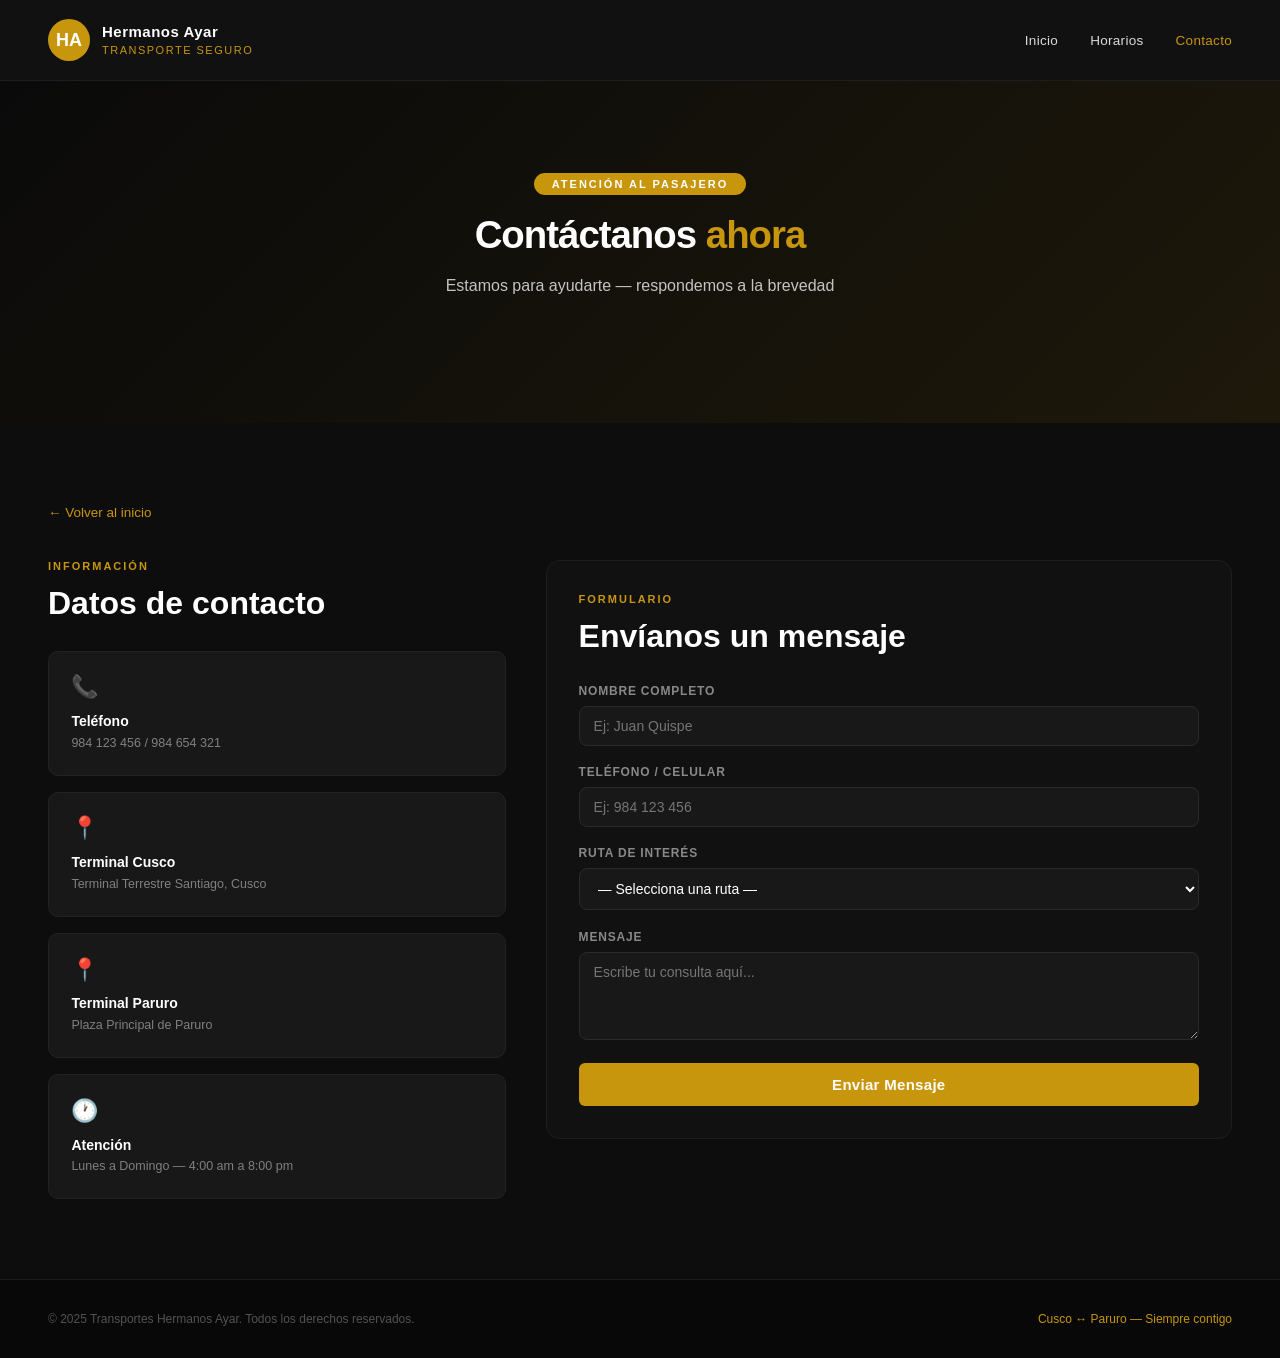
<file: contacto.html>
<!DOCTYPE html>
<html lang="es">
<head>
  <meta charset="UTF-8" />
  <meta name="viewport" content="width=device-width, initial-scale=1.0" />
  <title>Contacto — Hermanos Ayar</title>
  <link rel="stylesheet" href="style.css" />
</head>
<body>

  <!-- NAVEGACIÓN -->
  <nav class="ha-nav" style="position:relative; background:#111; border-bottom:1px solid #1e1e1e;">
    <div class="ha-logo">
      <div class="ha-logo-icon">HA</div>
      <div class="ha-logo-text">
        <strong>Hermanos Ayar</strong>
        <span>Transporte Seguro</span>
      </div>
    </div>
    <div class="ha-nav-links">
      <a href="index.html">Inicio</a>
      <a href="horarios.html">Horarios</a>
      <a href="contacto.html" style="color:#C8960C;">Contacto</a>
    </div>
  </nav>

  <!-- HERO -->
  <section class="ha-hero" style="height:38vh; min-height:260px;">
    <div class="ha-hero-bg" style="background-image:url('https://images.unsplash.com/photo-1586635254416-2eb5c1b50247?w=1600&q=80');"></div>
    <div class="ha-hero-overlay"></div>
    <div class="ha-hero-content">
      <div class="ha-badge">Atención al Pasajero</div>
      <h1 class="ha-hero-title" style="font-size:2.4rem;">
        Contáctanos <span>ahora</span>
      </h1>
      <p class="ha-hero-sub" style="font-size:1rem;">
        Estamos para ayudarte — respondemos a la brevedad
      </p>
    </div>
  </section>

  <!-- CONTENIDO -->
  <div class="ha-destinos">
    <div class="ha-destinos-inner">

      <a href="index.html" style="display:inline-flex;align-items:center;gap:8px;color:#C8960C;
         text-decoration:none;font-size:13.5px;font-weight:500;margin-bottom:2.5rem;
         transition:gap 0.2s;" onmouseover="this.style.gap='14px'" onmouseout="this.style.gap='8px'">
        ← Volver al inicio
      </a>

      <div style="display:grid;grid-template-columns:1fr 1.5fr;gap:2.5rem;align-items:start;">

        <!-- INFO -->
        <div>
          <div class="ha-section-tag">Información</div>
          <div class="ha-section-title" style="margin-bottom:1.8rem;">Datos de contacto</div>

          <div class="ha-grid" style="grid-template-columns:1fr;gap:1rem;">
            <div class="ha-serv-card">
              <div class="ha-serv-icon">📞</div>
              <div class="ha-serv-title">Teléfono</div>
              <div class="ha-serv-desc">984 123 456 / 984 654 321</div>
            </div>
            <div class="ha-serv-card">
              <div class="ha-serv-icon">📍</div>
              <div class="ha-serv-title">Terminal Cusco</div>
              <div class="ha-serv-desc">Terminal Terrestre Santiago, Cusco</div>
            </div>
            <div class="ha-serv-card">
              <div class="ha-serv-icon">📍</div>
              <div class="ha-serv-title">Terminal Paruro</div>
              <div class="ha-serv-desc">Plaza Principal de Paruro</div>
            </div>
            <div class="ha-serv-card">
              <div class="ha-serv-icon">🕐</div>
              <div class="ha-serv-title">Atención</div>
              <div class="ha-serv-desc">Lunes a Domingo — 4:00 am a 8:00 pm</div>
            </div>
          </div>
        </div>

        <!-- FORMULARIO -->
        <div style="background:#111;border:1px solid #1e1e1e;border-radius:14px;padding:2rem;">
          <div class="ha-section-tag">Formulario</div>
          <div class="ha-section-title" style="margin-bottom:1.8rem;">Envíanos un mensaje</div>

          <!-- Nombre -->
          <div style="margin-bottom:1.2rem;" id="campo-nombre">
            <label style="display:block;font-size:12px;font-weight:600;color:rgba(255,255,255,0.5);
                          letter-spacing:0.8px;text-transform:uppercase;margin-bottom:0.5rem;">
              Nombre completo
            </label>
            <input id="nombre" type="text" placeholder="Ej: Juan Quispe"
              style="width:100%;padding:11px 14px;background:#181818;border:1px solid #2a2a2a;
                     border-radius:8px;color:#fff;font-size:14px;outline:none;
                     transition:border-color 0.2s;font-family:inherit;"
              onfocus="this.style.borderColor='#C8960C'" onblur="this.style.borderColor='#2a2a2a'" />
            <div id="err-nombre" style="display:none;font-size:11.5px;color:#e05252;margin-top:4px;">
              Por favor ingresa tu nombre.
            </div>
          </div>

          <!-- Teléfono -->
          <div style="margin-bottom:1.2rem;" id="campo-telefono">
            <label style="display:block;font-size:12px;font-weight:600;color:rgba(255,255,255,0.5);
                          letter-spacing:0.8px;text-transform:uppercase;margin-bottom:0.5rem;">
              Teléfono / Celular
            </label>
            <input id="telefono" type="tel" placeholder="Ej: 984 123 456"
              style="width:100%;padding:11px 14px;background:#181818;border:1px solid #2a2a2a;
                     border-radius:8px;color:#fff;font-size:14px;outline:none;
                     transition:border-color 0.2s;font-family:inherit;"
              onfocus="this.style.borderColor='#C8960C'" onblur="this.style.borderColor='#2a2a2a'" />
            <div id="err-telefono" style="display:none;font-size:11.5px;color:#e05252;margin-top:4px;">
              Por favor ingresa un número válido (mínimo 7 dígitos).
            </div>
          </div>

          <!-- Ruta -->
          <div style="margin-bottom:1.2rem;">
            <label style="display:block;font-size:12px;font-weight:600;color:rgba(255,255,255,0.5);
                          letter-spacing:0.8px;text-transform:uppercase;margin-bottom:0.5rem;">
              Ruta de interés
            </label>
            <select id="ruta"
              style="width:100%;padding:11px 14px;background:#181818;border:1px solid #2a2a2a;
                     border-radius:8px;color:#fff;font-size:14px;outline:none;
                     transition:border-color 0.2s;font-family:inherit;cursor:pointer;"
              onfocus="this.style.borderColor='#C8960C'" onblur="this.style.borderColor='#2a2a2a'">
              <option value="">— Selecciona una ruta —</option>
              <option value="cusco-paruro">Cusco → Paruro</option>
              <option value="paruro-cusco">Paruro → Cusco</option>
              <option value="ambas">Ambas rutas</option>
            </select>
            <div id="err-ruta" style="display:none;font-size:11.5px;color:#e05252;margin-top:4px;">
              Por favor selecciona una ruta.
            </div>
          </div>

          <!-- Mensaje -->
          <div style="margin-bottom:1.2rem;">
            <label style="display:block;font-size:12px;font-weight:600;color:rgba(255,255,255,0.5);
                          letter-spacing:0.8px;text-transform:uppercase;margin-bottom:0.5rem;">
              Mensaje
            </label>
            <textarea id="mensaje" placeholder="Escribe tu consulta aquí..." rows="4"
              style="width:100%;padding:11px 14px;background:#181818;border:1px solid #2a2a2a;
                     border-radius:8px;color:#fff;font-size:14px;outline:none;resize:vertical;
                     transition:border-color 0.2s;font-family:inherit;"
              onfocus="this.style.borderColor='#C8960C'" onblur="this.style.borderColor='#2a2a2a'"></textarea>
            <div id="err-mensaje" style="display:none;font-size:11.5px;color:#e05252;margin-top:4px;">
              Por favor escribe tu mensaje.
            </div>
          </div>

          <button class="ha-btn-primary" style="width:100%;padding:13px;font-size:15px;"
            onclick="enviarFormulario()">
            Enviar Mensaje
          </button>

          <!-- Mensaje de éxito -->
          <div id="exito" style="display:none;margin-top:1rem;padding:1rem 1.4rem;
               background:rgba(200,150,12,0.1);border:1px solid rgba(200,150,12,0.4);
               border-radius:10px;text-align:center;color:#C8960C;font-size:14px;font-weight:500;">
            ✅ ¡Mensaje enviado! Nos comunicaremos contigo pronto.
          </div>
        </div>

      </div>
    </div>
  </div>

  <!-- FOOTER -->
  <footer class="ha-footer">
    <div class="ha-footer-copy">© 2025 Transportes Hermanos Ayar. Todos los derechos reservados.</div>
    <div class="ha-footer-ruta">Cusco ↔ Paruro — Siempre contigo</div>
  </footer>

  <script>
    function mostrarError(id, mostrar) {
      document.getElementById(id).style.display = mostrar ? 'block' : 'none';
    }

    function enviarFormulario() {
      var valido = true;

      // Validar nombre
      var nombre = document.getElementById('nombre').value.trim();
      if (nombre.length < 2) {
        mostrarError('err-nombre', true);
        valido = false;
      } else {
        mostrarError('err-nombre', false);
      }

      // Validar teléfono
      var tel = document.getElementById('telefono').value.replace(/\s/g, '');
      if (!/^\d{7,12}$/.test(tel)) {
        mostrarError('err-telefono', true);
        valido = false;
      } else {
        mostrarError('err-telefono', false);
      }

      // Validar ruta
      var ruta = document.getElementById('ruta').value;
      if (!ruta) {
        mostrarError('err-ruta', true);
        valido = false;
      } else {
        mostrarError('err-ruta', false);
      }

      // Validar mensaje
      var msg = document.getElementById('mensaje').value.trim();
      if (msg.length < 5) {
        mostrarError('err-mensaje', true);
        valido = false;
      } else {
        mostrarError('err-mensaje', false);
      }

      if (valido) {
        // Limpiar campos
        document.getElementById('nombre').value   = '';
        document.getElementById('telefono').value = '';
        document.getElementById('ruta').value     = '';
        document.getElementById('mensaje').value  = '';

        // Mostrar éxito
        var exito = document.getElementById('exito');
        exito.style.display = 'block';
        setTimeout(function() { exito.style.display = 'none'; }, 5000);
      }
    }

    // Quitar error al escribir
    ['nombre','telefono','ruta','mensaje'].forEach(function(id) {
      document.getElementById(id).addEventListener('input', function() {
        mostrarError('err-' + id, false);
      });
    });
  </script>

</body>
</html>
</file>
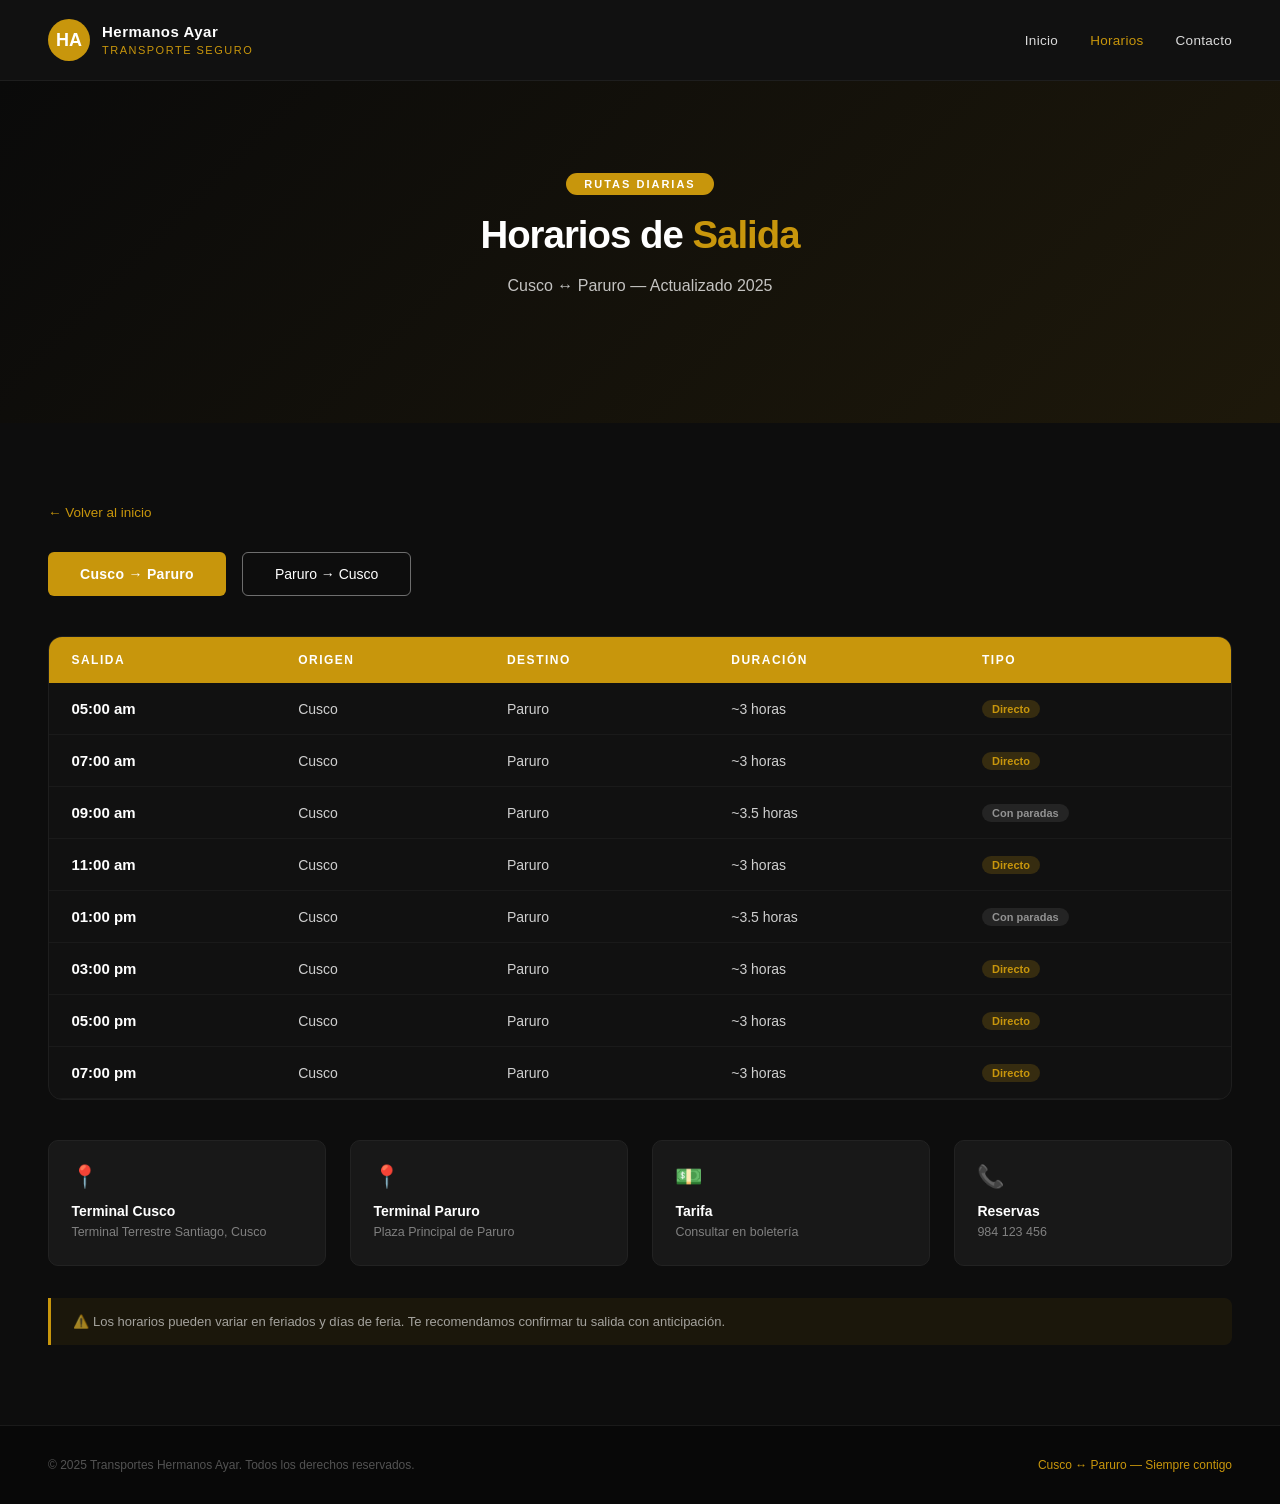
<file: horarios.html>
<!DOCTYPE html>
<html lang="es">
<head>
  <meta charset="UTF-8" />
  <meta name="viewport" content="width=device-width, initial-scale=1.0" />
  <title>Horarios — Hermanos Ayar</title>
  <link rel="stylesheet" href="style.css" />
</head>
<body>

  <!-- NAVEGACIÓN -->
  <nav class="ha-nav" style="position:relative; background:#111; border-bottom:1px solid #1e1e1e;">
    <div class="ha-logo">
      <div class="ha-logo-icon">HA</div>
      <div class="ha-logo-text">
        <strong>Hermanos Ayar</strong>
        <span>Transporte Seguro</span>
      </div>
    </div>
    <div class="ha-nav-links">
      <a href="index.html">Inicio</a>
      <a href="horarios.html" style="color:#C8960C;">Horarios</a>
      <a href="contacto.html">Contacto</a>
    </div>
  </nav>

  <!-- HERO -->
  <section class="ha-hero" style="height:38vh; min-height:260px;">
    <div class="ha-hero-bg" style="background-image:url('https://images.unsplash.com/photo-1531065208531-4036c6bea3de?w=1600&q=80');"></div>
    <div class="ha-hero-overlay"></div>
    <div class="ha-hero-content">
      <div class="ha-badge">Rutas Diarias</div>
      <h1 class="ha-hero-title" style="font-size:2.4rem;">
        Horarios de <span>Salida</span>
      </h1>
      <p class="ha-hero-sub" style="font-size:1rem;">
        Cusco ↔ Paruro — Actualizado 2025
      </p>
    </div>
  </section>

  <!-- CONTENIDO -->
  <div class="ha-destinos">
    <div class="ha-destinos-inner">

      <a href="index.html" style="display:inline-flex;align-items:center;gap:8px;color:#C8960C;
         text-decoration:none;font-size:13.5px;font-weight:500;margin-bottom:2rem;
         transition:gap 0.2s;" onmouseover="this.style.gap='14px'" onmouseout="this.style.gap='8px'">
        ← Volver al inicio
      </a>

      <!-- FILTRO -->
      <div style="display:flex;gap:1rem;margin-bottom:2.5rem;flex-wrap:wrap;">
        <button class="ha-btn-primary" id="btn-cp" onclick="filtrar('cusco-paruro')">
          Cusco → Paruro
        </button>
        <button class="ha-btn-outline" id="btn-pc" onclick="filtrar('paruro-cusco')">
          Paruro → Cusco
        </button>
      </div>

      <!-- TABLA CUSCO → PARURO -->
      <div id="tabla-cusco-paruro" style="background:#111;border-radius:14px;
           overflow:hidden;border:1px solid #1e1e1e;">
        <table style="width:100%;border-collapse:collapse;">
          <thead style="background:#C8960C;">
            <tr>
              <th style="padding:1rem 1.4rem;text-align:left;font-size:12px;font-weight:700;
                         letter-spacing:1.5px;text-transform:uppercase;color:#fff;">Salida</th>
              <th style="padding:1rem 1.4rem;text-align:left;font-size:12px;font-weight:700;
                         letter-spacing:1.5px;text-transform:uppercase;color:#fff;">Origen</th>
              <th style="padding:1rem 1.4rem;text-align:left;font-size:12px;font-weight:700;
                         letter-spacing:1.5px;text-transform:uppercase;color:#fff;">Destino</th>
              <th style="padding:1rem 1.4rem;text-align:left;font-size:12px;font-weight:700;
                         letter-spacing:1.5px;text-transform:uppercase;color:#fff;">Duración</th>
              <th style="padding:1rem 1.4rem;text-align:left;font-size:12px;font-weight:700;
                         letter-spacing:1.5px;text-transform:uppercase;color:#fff;">Tipo</th>
            </tr>
          </thead>
          <tbody id="body-cp"></tbody>
        </table>
      </div>

      <!-- TABLA PARURO → CUSCO -->
      <div id="tabla-paruro-cusco" style="display:none;background:#111;border-radius:14px;
           overflow:hidden;border:1px solid #1e1e1e;">
        <table style="width:100%;border-collapse:collapse;">
          <thead style="background:#C8960C;">
            <tr>
              <th style="padding:1rem 1.4rem;text-align:left;font-size:12px;font-weight:700;
                         letter-spacing:1.5px;text-transform:uppercase;color:#fff;">Salida</th>
              <th style="padding:1rem 1.4rem;text-align:left;font-size:12px;font-weight:700;
                         letter-spacing:1.5px;text-transform:uppercase;color:#fff;">Origen</th>
              <th style="padding:1rem 1.4rem;text-align:left;font-size:12px;font-weight:700;
                         letter-spacing:1.5px;text-transform:uppercase;color:#fff;">Destino</th>
              <th style="padding:1rem 1.4rem;text-align:left;font-size:12px;font-weight:700;
                         letter-spacing:1.5px;text-transform:uppercase;color:#fff;">Duración</th>
              <th style="padding:1rem 1.4rem;text-align:left;font-size:12px;font-weight:700;
                         letter-spacing:1.5px;text-transform:uppercase;color:#fff;">Tipo</th>
            </tr>
          </thead>
          <tbody id="body-pc"></tbody>
        </table>
      </div>

      <!-- INFO CARDS -->
      <div class="ha-grid" style="margin-top:2.5rem;grid-template-columns:repeat(auto-fit,minmax(180px,1fr));">
        <div class="ha-serv-card">
          <div class="ha-serv-icon">📍</div>
          <div class="ha-serv-title">Terminal Cusco</div>
          <div class="ha-serv-desc">Terminal Terrestre Santiago, Cusco</div>
        </div>
        <div class="ha-serv-card">
          <div class="ha-serv-icon">📍</div>
          <div class="ha-serv-title">Terminal Paruro</div>
          <div class="ha-serv-desc">Plaza Principal de Paruro</div>
        </div>
        <div class="ha-serv-card">
          <div class="ha-serv-icon">💵</div>
          <div class="ha-serv-title">Tarifa</div>
          <div class="ha-serv-desc">Consultar en boletería</div>
        </div>
        <div class="ha-serv-card">
          <div class="ha-serv-icon">📞</div>
          <div class="ha-serv-title">Reservas</div>
          <div class="ha-serv-desc">984 123 456</div>
        </div>
      </div>

      <!-- AVISO -->
      <div style="margin-top:2rem;padding:1rem 1.4rem;
           background:rgba(200,150,12,0.08);border-left:3px solid #C8960C;
           border-radius:0 8px 8px 0;font-size:13px;color:rgba(255,255,255,0.6);">
        ⚠️ Los horarios pueden variar en feriados y días de feria. Te recomendamos confirmar tu salida con anticipación.
      </div>

    </div>
  </div>

  <!-- FOOTER -->
  <footer class="ha-footer">
    <div class="ha-footer-copy">© 2025 Transportes Hermanos Ayar. Todos los derechos reservados.</div>
    <div class="ha-footer-ruta">Cusco ↔ Paruro — Siempre contigo</div>
  </footer>

  <script>
    var horariosCP = [
      { hora:'05:00 am', origen:'Cusco', destino:'Paruro', duracion:'~3 horas',  tipo:'Directo' },
      { hora:'07:00 am', origen:'Cusco', destino:'Paruro', duracion:'~3 horas',  tipo:'Directo' },
      { hora:'09:00 am', origen:'Cusco', destino:'Paruro', duracion:'~3.5 horas',tipo:'Con paradas' },
      { hora:'11:00 am', origen:'Cusco', destino:'Paruro', duracion:'~3 horas',  tipo:'Directo' },
      { hora:'01:00 pm', origen:'Cusco', destino:'Paruro', duracion:'~3.5 horas',tipo:'Con paradas' },
      { hora:'03:00 pm', origen:'Cusco', destino:'Paruro', duracion:'~3 horas',  tipo:'Directo' },
      { hora:'05:00 pm', origen:'Cusco', destino:'Paruro', duracion:'~3 horas',  tipo:'Directo' },
      { hora:'07:00 pm', origen:'Cusco', destino:'Paruro', duracion:'~3 horas',  tipo:'Directo' }
    ];

    var horarioPC = [
      { hora:'04:00 am', origen:'Paruro', destino:'Cusco', duracion:'~3 horas',  tipo:'Directo' },
      { hora:'06:00 am', origen:'Paruro', destino:'Cusco', duracion:'~3 horas',  tipo:'Directo' },
      { hora:'08:00 am', origen:'Paruro', destino:'Cusco', duracion:'~3.5 horas',tipo:'Con paradas' },
      { hora:'10:00 am', origen:'Paruro', destino:'Cusco', duracion:'~3 horas',  tipo:'Directo' },
      { hora:'12:00 pm', origen:'Paruro', destino:'Cusco', duracion:'~3.5 horas',tipo:'Con paradas' },
      { hora:'02:00 pm', origen:'Paruro', destino:'Cusco', duracion:'~3 horas',  tipo:'Directo' },
      { hora:'04:00 pm', origen:'Paruro', destino:'Cusco', duracion:'~3 horas',  tipo:'Directo' },
      { hora:'06:00 pm', origen:'Paruro', destino:'Cusco', duracion:'~3 horas',  tipo:'Directo' }
    ];

    // Calcular próxima salida según hora actual
    function getMinutos(horaStr) {
      var m = horaStr.match(/(\d+):(\d+)\s*(am|pm)/i);
      if (!m) return -1;
      var h = parseInt(m[1]), min = parseInt(m[2]), p = m[3].toLowerCase();
      if (p === 'pm' && h !== 12) h += 12;
      if (p === 'am' && h === 12) h = 0;
      return h * 60 + min;
    }

    function proximaFila(lista) {
      var ahora = new Date();
      var actual = ahora.getHours() * 60 + ahora.getMinutes();
      var idx = -1, menor = Infinity;
      lista.forEach(function(item, i) {
        var diff = getMinutos(item.hora) - actual;
        if (diff >= 0 && diff < menor) { menor = diff; idx = i; }
      });
      return idx;
    }

    function renderTabla(bodyId, lista) {
      var proxima = proximaFila(lista);
      var html = '';
      lista.forEach(function(item, i) {
        var esProxima = i === proxima;
        var bg = esProxima ? 'background:rgba(200,150,12,0.15);border-left:3px solid #C8960C;' : '';
        var badgeStyle = item.tipo === 'Directo'
          ? 'background:rgba(200,150,12,0.2);color:#C8960C;'
          : 'background:rgba(255,255,255,0.08);color:rgba(255,255,255,0.5);';
        var proximaTag = esProxima
          ? '<span style="font-size:10px;color:#C8960C;font-weight:700;margin-left:6px;">← Próxima</span>'
          : '';
        html += '<tr style="border-bottom:1px solid #1a1a1a;' + bg + '">'
          + '<td style="padding:1rem 1.4rem;font-size:15px;font-weight:600;color:#fff;">'
          + item.hora + proximaTag + '</td>'
          + '<td style="padding:1rem 1.4rem;font-size:14px;color:rgba(255,255,255,0.8);">' + item.origen + '</td>'
          + '<td style="padding:1rem 1.4rem;font-size:14px;color:rgba(255,255,255,0.8);">' + item.destino + '</td>'
          + '<td style="padding:1rem 1.4rem;font-size:14px;color:rgba(255,255,255,0.8);">' + item.duracion + '</td>'
          + '<td style="padding:1rem 1.4rem;"><span style="display:inline-block;padding:3px 10px;'
          + 'border-radius:10px;font-size:11px;font-weight:600;' + badgeStyle + '">'
          + item.tipo + '</span></td>'
          + '</tr>';
      });
      document.getElementById(bodyId).innerHTML = html;
    }

    function filtrar(ruta) {
      document.getElementById('tabla-cusco-paruro').style.display = 'none';
      document.getElementById('tabla-paruro-cusco').style.display = 'none';
      document.getElementById('tabla-' + ruta).style.display = 'block';

      // Intercambiar estilos de botones
      if (ruta === 'cusco-paruro') {
        document.getElementById('btn-cp').className = 'ha-btn-primary';
        document.getElementById('btn-pc').className = 'ha-btn-outline';
      } else {
        document.getElementById('btn-pc').className = 'ha-btn-primary';
        document.getElementById('btn-cp').className = 'ha-btn-outline';
      }
    }

    // Renderizar al cargar
    renderTabla('body-cp', horariosCP);
    renderTabla('body-pc', horarioPC);
  </script>

</body>
</html>
</file>
<file: style.css>
* {
    margin: 0;
    padding: 0;
    box-sizing: border-box;
}

body {
    font-family: 'Segoe UI', Arial, sans-serif;
    background: #0a0a0a;
    color: #fff;
    overflow-x: hidden;
}

/* ── NAVEGACIÓN ── */
.ha-nav {
    position: absolute;
    top: 0;
    left: 0;
    right: 0;
    z-index: 100;
    display: flex;
    align-items: center;
    justify-content: space-between;
    padding: 1.2rem 3rem;
    background: linear-gradient(to bottom, rgba(0, 0, 0, 0.75) 0%, transparent 100%);
}

.ha-logo {
    display: flex;
    align-items: center;
    gap: 12px;
}

.ha-logo-icon {
    width: 42px;
    height: 42px;
    border-radius: 50%;
    background: #C8960C;
    display: flex;
    align-items: center;
    justify-content: center;
    font-size: 18px;
    font-weight: 700;
    color: #fff;
    flex-shrink: 0;
}

.ha-logo-text strong {
    display: block;
    font-size: 15px;
    font-weight: 600;
    color: #fff;
    letter-spacing: 0.5px;
}

.ha-logo-text span {
    font-size: 11px;
    color: #C8960C;
    letter-spacing: 1.5px;
    text-transform: uppercase;
}

.ha-nav-links {
    display: flex;
    gap: 2rem;
}

.ha-nav-links a {
    color: rgba(255, 255, 255, 0.85);
    text-decoration: none;
    font-size: 13.5px;
    font-weight: 400;
    letter-spacing: 0.3px;
    transition: color 0.2s;
}

.ha-nav-links a:hover {
    color: #C8960C;
}

/* ── HERO ── */
.ha-hero {
    position: relative;
    height: 100vh;
    min-height: 600px;
    display: flex;
    align-items: center;
    justify-content: center;
    overflow: hidden;
}

.ha-hero-bg {
    position: absolute;
    inset: 0;
    background: url('https://images.pexels.com/photos/16756520/pexels-photo-16756520/free-photo-of-plaza-de-armas-de-cusco.jpeg') center / cover no-repeat;
    transform: scale(1.05);
    filter: brightness(0.45);
}

.ha-hero-overlay {
    position: absolute;
    inset: 0;
    background: linear-gradient(135deg, rgba(10, 10, 10, 0.6) 0%, rgba(200, 150, 12, 0.1) 100%);
}

.ha-hero-content {
    position: relative;
    z-index: 2;
    text-align: center;
    max-width: 780px;
    padding: 0 2rem;
}

.ha-badge {
    display: inline-block;
    background: #C8960C;
    color: #fff;
    font-size: 11px;
    font-weight: 600;
    letter-spacing: 2px;
    text-transform: uppercase;
    padding: 5px 18px;
    border-radius: 20px;
    margin-bottom: 1.2rem;
}

.ha-hero-title {
    font-size: 3.6rem;
    font-weight: 700;
    line-height: 1.1;
    color: #fff;
    margin-bottom: 1rem;
    letter-spacing: -1px;
}

.ha-hero-title span {
    color: #C8960C;
}

.ha-hero-sub {
    font-size: 1.1rem;
    color: rgba(255, 255, 255, 0.75);
    line-height: 1.7;
    margin-bottom: 2rem;
    font-weight: 400;
}

.ha-ruta {
    display: inline-flex;
    align-items: center;
    gap: 12px;
    background: rgba(255, 255, 255, 0.08);
    border: 1px solid rgba(200, 150, 12, 0.4);
    border-radius: 30px;
    padding: 10px 24px;
    font-size: 14px;
    color: #fff;
    margin-bottom: 2rem;
}

.ha-ruta-dot {
    width: 8px;
    height: 8px;
    border-radius: 50%;
    background: #C8960C;
}

.ha-ruta-line {
    width: 40px;
    height: 1px;
    background: rgba(200, 150, 12, 0.6);
}

.ha-ruta-tiempo {
    font-size: 11px;
    opacity: 0.6;
}

.ha-btns {
    display: flex;
    gap: 1rem;
    justify-content: center;
    flex-wrap: wrap;
}

.ha-btn-primary {
    padding: 13px 32px;
    background: #C8960C;
    color: #fff;
    border: none;
    border-radius: 6px;
    font-size: 14px;
    font-weight: 600;
    cursor: pointer;
    letter-spacing: 0.3px;
    transition: background 0.2s, transform 0.15s;
}

.ha-btn-primary:hover {
    background: #a67a08;
    transform: translateY(-1px);
}

.ha-btn-outline {
    padding: 13px 32px;
    background: transparent;
    color: #fff;
    border: 1px solid rgba(255, 255, 255, 0.4);
    border-radius: 6px;
    font-size: 14px;
    font-weight: 500;
    cursor: pointer;
    transition: border-color 0.2s, background 0.2s;
}

.ha-btn-outline:hover {
    border-color: #C8960C;
    background: rgba(200, 150, 12, 0.1);
}

.ha-scroll-hint {
    position: absolute;
    bottom: 2rem;
    left: 50%;
    transform: translateX(-50%);
    display: flex;
    flex-direction: column;
    align-items: center;
    gap: 6px;
    z-index: 2;
    color: rgba(255, 255, 255, 0.5);
    font-size: 11px;
    letter-spacing: 1px;
    text-transform: uppercase;
}

.ha-scroll-arrow {
    width: 1px;
    height: 28px;
    background: rgba(200, 150, 12, 0.6);
    margin: 0 auto;
    animation: scrollAnim 1.6s ease-in-out infinite;
}

@keyframes scrollAnim {

    0%,
    100% {
        opacity: 0.3;
        transform: scaleY(0.6);
    }

    50% {
        opacity: 1;
        transform: scaleY(1);
    }
}

/* ── ESTADÍSTICAS ── */
.ha-stats {
    background: #111;
    padding: 2.5rem 3rem;
    display: flex;
    justify-content: center;
    gap: 0;
    flex-wrap: wrap;
    border-bottom: 1px solid #1e1e1e;
}

.ha-stat {
    text-align: center;
    padding: 0 3rem;
    position: relative;
}

.ha-stat+.ha-stat::before {
    content: '';
    position: absolute;
    left: 0;
    top: 50%;
    transform: translateY(-50%);
    width: 1px;
    height: 36px;
    background: #2a2a2a;
}

.ha-stat-num {
    font-size: 2rem;
    font-weight: 700;
    color: #C8960C;
    line-height: 1;
}

.ha-stat-label {
    font-size: 12px;
    color: rgba(255, 255, 255, 0.5);
    letter-spacing: 0.5px;
    margin-top: 4px;
}

/* ── DESTINOS ── */
.ha-destinos {
    background: #0d0d0d;
    padding: 5rem 3rem;
}

.ha-destinos-inner {
    max-width: 1200px;
    margin: 0 auto;
}

.ha-destinos-header {
    margin-bottom: 3rem;
}

.ha-section-tag {
    font-size: 11px;
    font-weight: 600;
    color: #C8960C;
    letter-spacing: 2px;
    text-transform: uppercase;
    margin-bottom: 0.8rem;
}

.ha-section-title {
    font-size: 2rem;
    font-weight: 600;
    color: #fff;
    margin-bottom: 0.5rem;
}

.ha-section-sub {
    font-size: 15px;
    color: rgba(255, 255, 255, 0.5);
    line-height: 1.7;
    max-width: 520px;
}

/* ── GRID DE TARJETAS ── */
.ha-grid {
    display: grid;
    grid-template-columns: repeat(auto-fit, minmax(260px, 1fr));
    gap: 1.5rem;
}

.ha-card {
    border-radius: 12px;
    overflow: hidden;
    position: relative;
    cursor: pointer;
    aspect-ratio: 3 / 4;
    background: #1a1a1a;
    transition: transform 0.35s cubic-bezier(0.25, 0.46, 0.45, 0.94),
        box-shadow 0.35s;
}

.ha-card:hover {
    transform: scale(1.04);
    box-shadow: 0 20px 60px rgba(0, 0, 0, 0.6);
    z-index: 10;
}

/* Efecto zoom en imagen al hacer hover */
.ha-card-img {
    position: absolute;
    inset: 0;
    width: 100%;
    height: 100%;
    object-fit: cover;
    transition: transform 0.5s cubic-bezier(0.25, 0.46, 0.45, 0.94),
        filter 0.5s;
    filter: brightness(0.7);
}

.ha-card:hover .ha-card-img {
    transform: scale(1.08);
    filter: brightness(0.85);
}

.ha-card-body {
    position: absolute;
    bottom: 0;
    left: 0;
    right: 0;
    padding: 2rem 1.4rem 1.4rem;
    background: linear-gradient(to top, rgba(0, 0, 0, 0.95) 0%, transparent 100%);
    transition: padding 0.3s;
}

.ha-card:hover .ha-card-body {
    padding-bottom: 1.8rem;
}

.ha-card-tag {
    font-size: 10px;
    font-weight: 700;
    letter-spacing: 2px;
    text-transform: uppercase;
    color: #C8960C;
    margin-bottom: 0.4rem;
}

.ha-card-name {
    font-size: 1.25rem;
    font-weight: 600;
    color: #fff;
    line-height: 1.2;
    margin-bottom: 0.3rem;
}

.ha-card-desc {
    font-size: 12.5px;
    color: rgba(255, 255, 255, 0.65);
    line-height: 1.5;
}

.ha-card-arrow {
    position: absolute;
    top: 1.2rem;
    right: 1.2rem;
    width: 32px;
    height: 32px;
    border-radius: 50%;
    background: rgba(200, 150, 12, 0);
    border: 1px solid rgba(200, 150, 12, 0);
    display: flex;
    align-items: center;
    justify-content: center;
    color: #fff;
    font-size: 14px;
    opacity: 0;
    transition: background 0.3s, border-color 0.3s, opacity 0.3s;
}

.ha-card:hover .ha-card-arrow {
    background: #C8960C;
    border-color: #C8960C;
    opacity: 1;
}

/* Tarjeta destacada (ocupa 2 columnas en pantallas grandes) */
@media (min-width: 800px) {
    .ha-card-featured {
        grid-column: span 2;
        aspect-ratio: 16 / 9;
    }
}

/* ── SERVICIOS ── */
.ha-servicios-wrapper {
    background: #0d0d0d;
    padding: 5rem 0;
}

.ha-servicios {
    max-width: 1200px;
    margin: 0 auto;
    padding: 0 3rem;
    display: flex;
    gap: 2.5rem;
    flex-wrap: wrap;
    align-items: flex-start;
}

.ha-servicios-left {
    flex: 1 1 280px;
}

.ha-servicios-right {
    flex: 2 1 400px;
    display: grid;
    grid-template-columns: 1fr 1fr;
    gap: 1rem;
}

.ha-serv-card {
    background: #181818;
    border: 1px solid #222;
    border-radius: 10px;
    padding: 1.4rem;
    transition: border-color 0.2s, transform 0.2s;
}

.ha-serv-card:hover {
    border-color: rgba(200, 150, 12, 0.5);
    transform: translateY(-3px);
}

.ha-serv-icon {
    font-size: 22px;
    margin-bottom: 0.8rem;
}

.ha-serv-title {
    font-size: 14px;
    font-weight: 600;
    color: #fff;
    margin-bottom: 0.3rem;
}

.ha-serv-desc {
    font-size: 12.5px;
    color: rgba(255, 255, 255, 0.45);
    line-height: 1.5;
}

/* ── CTA ── */
.ha-cta {
    background: #C8960C;
    padding: 5rem 3rem;
    text-align: center;
}

.ha-cta-title {
    font-size: 2rem;
    font-weight: 700;
    color: #fff;
    margin-bottom: 0.8rem;
}

.ha-cta-sub {
    font-size: 15px;
    color: rgba(255, 255, 255, 0.85);
    margin-bottom: 2rem;
}

.ha-cta-btn {
    display: inline-block;
    padding: 14px 40px;
    background: #fff;
    color: #C8960C;
    border: none;
    border-radius: 6px;
    font-size: 15px;
    font-weight: 700;
    cursor: pointer;
    transition: transform 0.15s, opacity 0.2s;
}

.ha-cta-btn:hover {
    transform: scale(1.03);
    opacity: 0.92;
}

/* ── FOOTER ── */
.ha-footer {
    background: #080808;
    padding: 2rem 3rem;
    display: flex;
    align-items: center;
    justify-content: space-between;
    flex-wrap: wrap;
    gap: 1rem;
    border-top: 1px solid #1a1a1a;
}

.ha-footer-copy {
    font-size: 12px;
    color: rgba(255, 255, 255, 0.3);
}

.ha-footer-ruta {
    font-size: 12px;
    color: #C8960C;
}

/* ── RESPONSIVE ── */
@media (max-width: 768px) {
    .ha-nav-links {
        display: none;
    }

    .ha-hero-title {
        font-size: 2.2rem;
    }

    .ha-stats {
        gap: 1rem;
    }

    .ha-stat {
        padding: 0 1.5rem;
    }

    .ha-stat+.ha-stat::before {
        display: none;
    }

    .ha-servicios-right {
        grid-template-columns: 1fr;
    }

    .ha-footer {
        flex-direction: column;
        text-align: center;
    }
}
</file>
